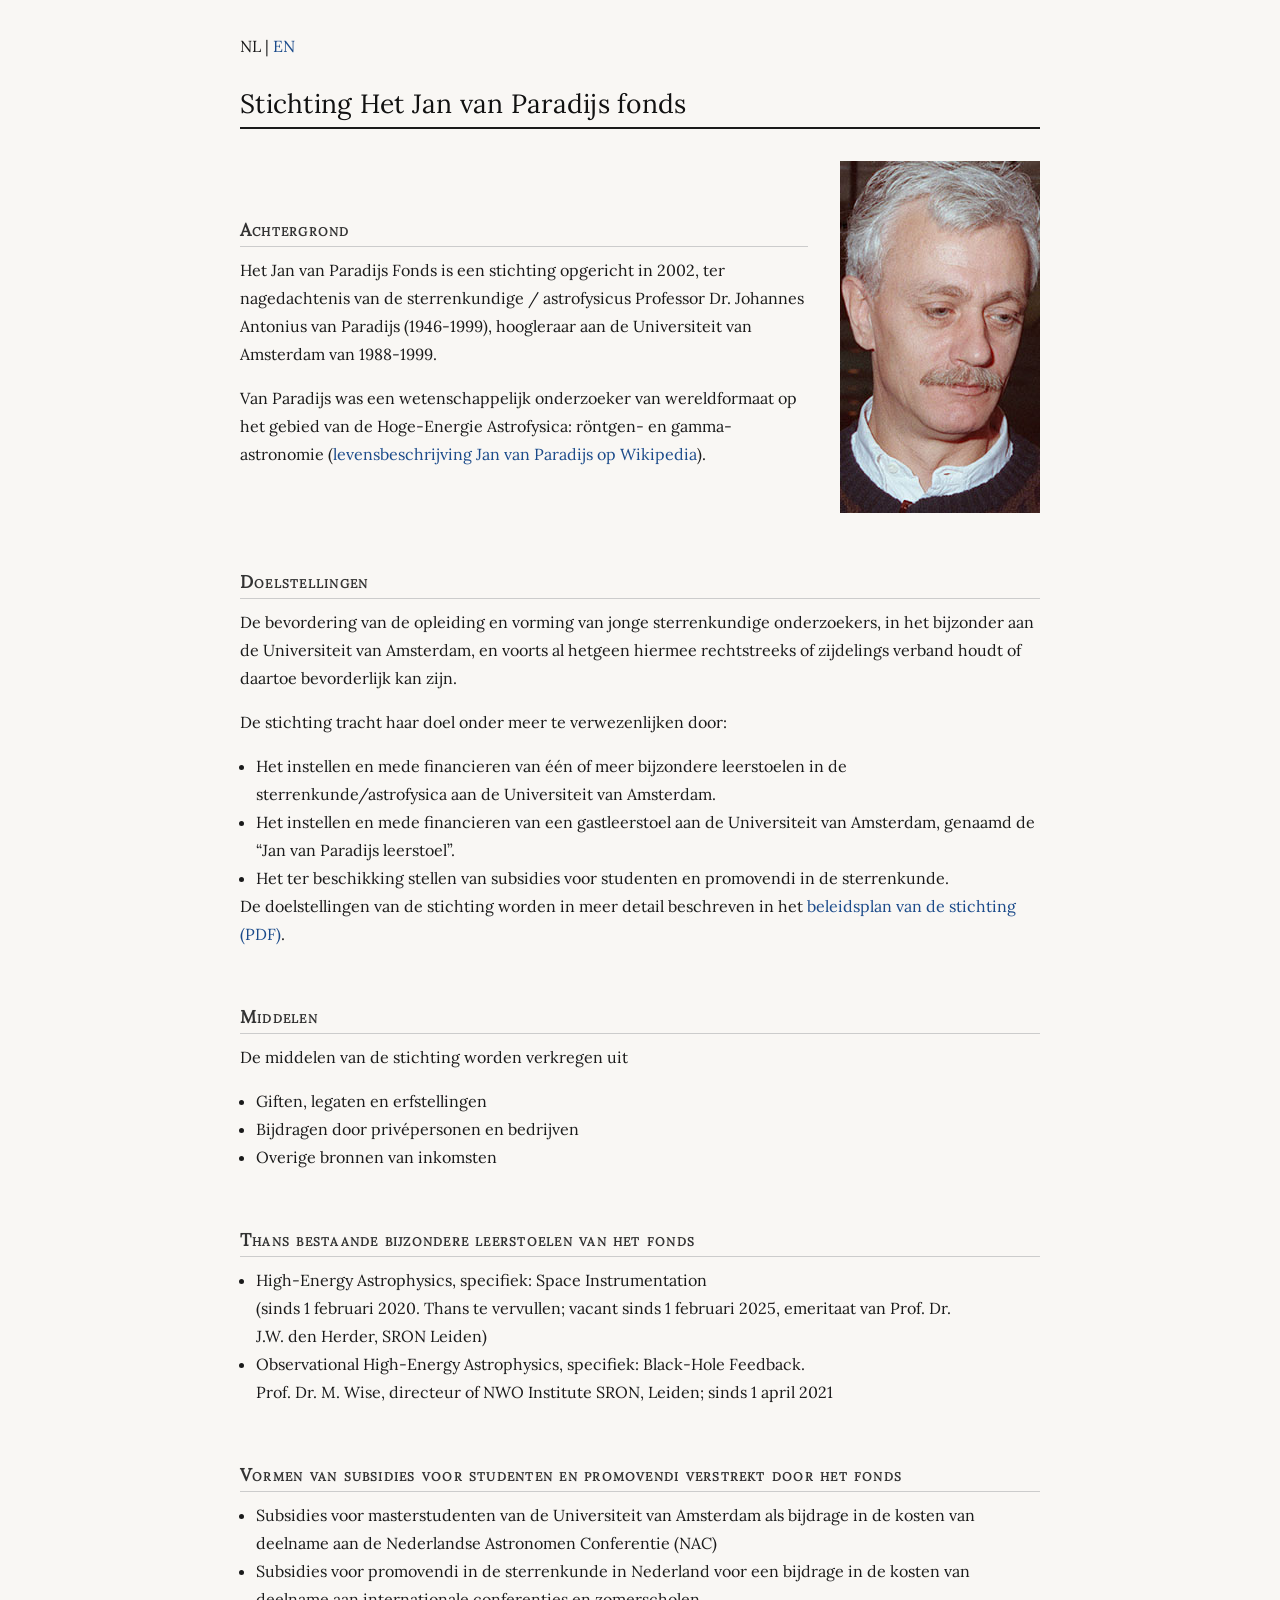
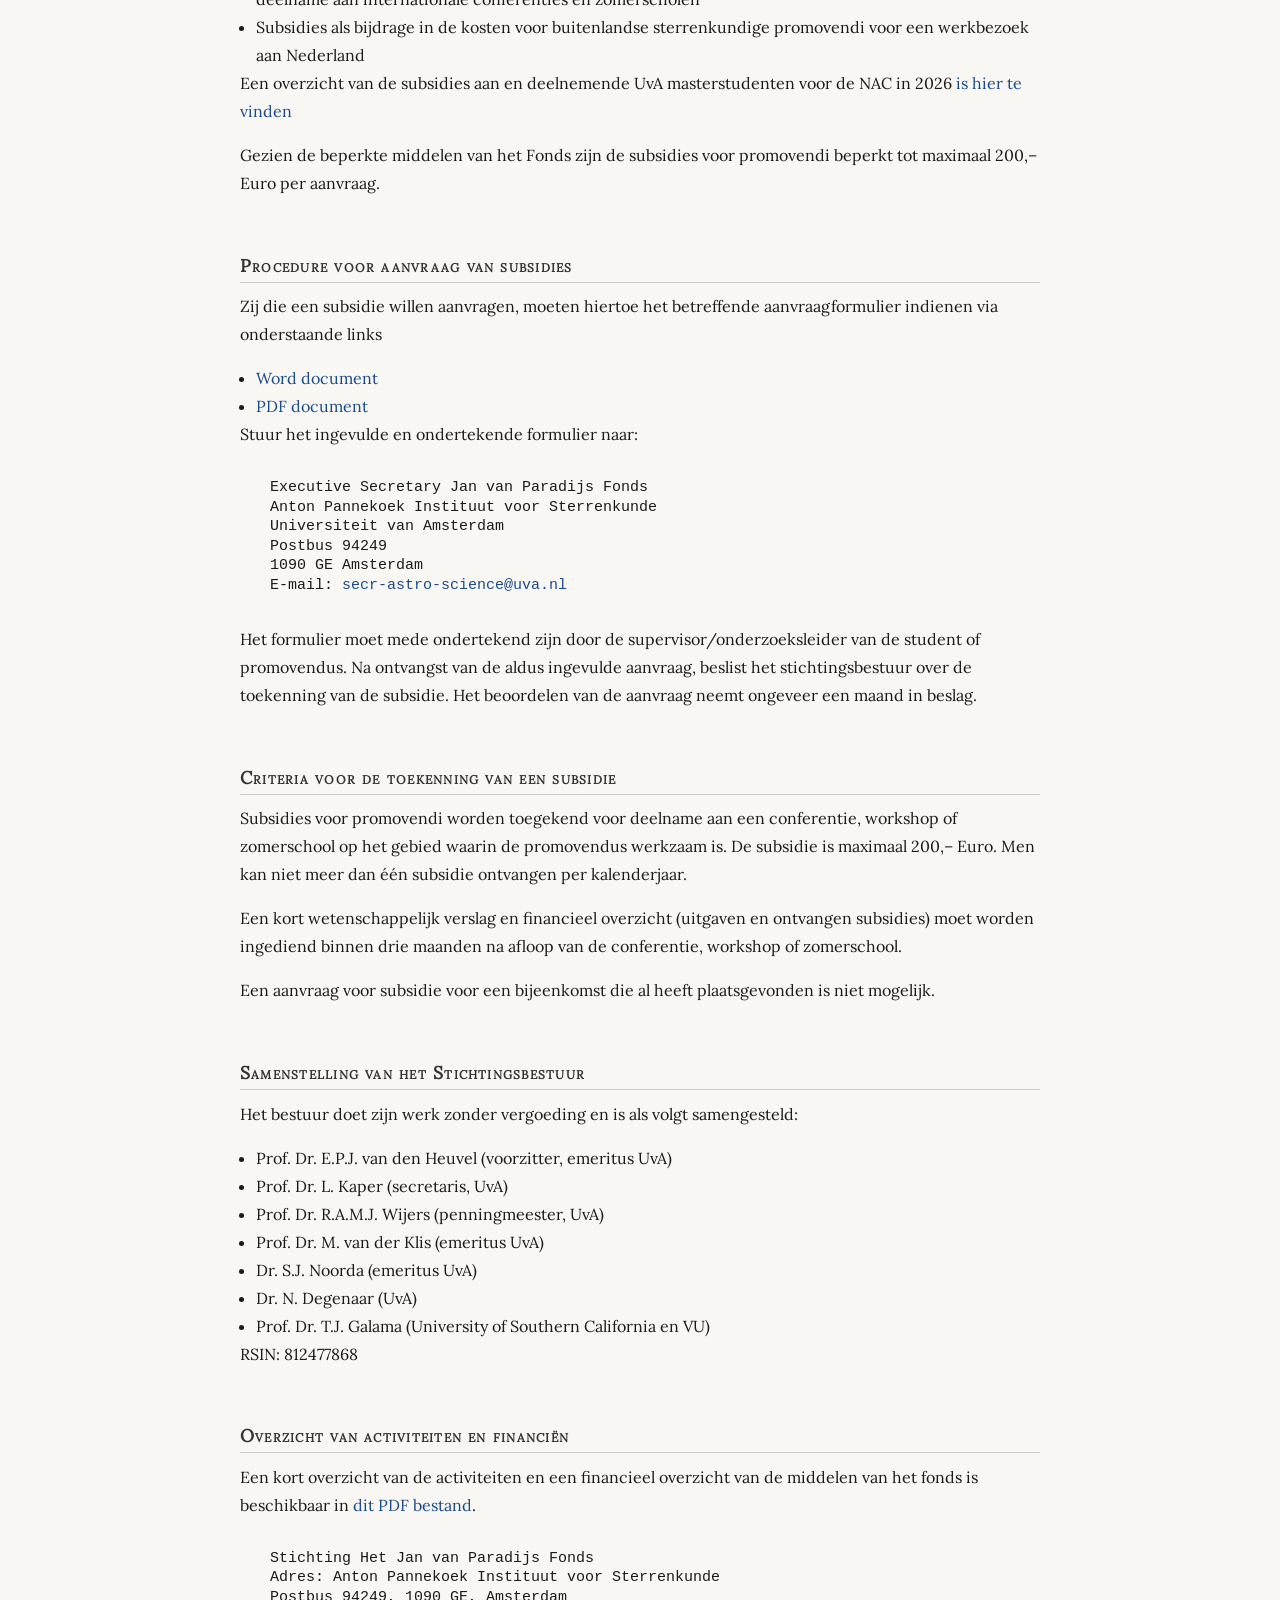
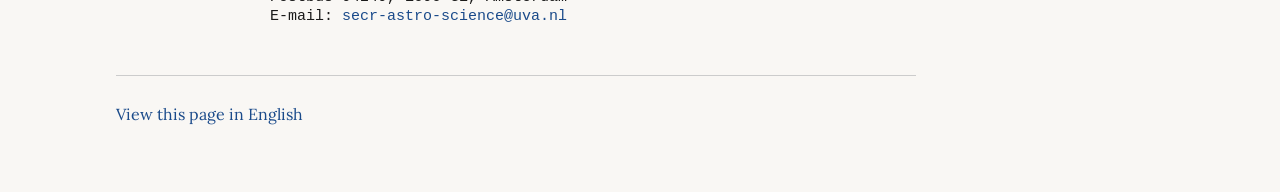
<file: index.html>
<!doctype html>
<html lang="nl">
  <head>
    <meta charset="UTF-8">
    <meta name="viewport" content="width=device-width, initial-scale=1">
    <meta name="description" content="Jan van Paradijs fonds">
    <meta name="keywords" content="Jan van Paradijs fonds, Jan van Paradijs foundation">
    <title>Stichting Het Jan van Paradijs fonds</title>
    <link rel="canonical" href="https://jvpfonds.nl">
    <link rel="icon" href="favicon.ico" type="image/x-icon">
    <link rel="stylesheet" href="index.css">
  </head>
  <body>
    <nav>
      NL | <a href="index-en.html">EN</a>
    </nav>

    <h1>Stichting Het Jan van Paradijs fonds</h1>
    <div id="intro">
      <article>
        <h2>Achtergrond</h2>
        <p>
          Het Jan van Paradijs Fonds is een stichting opgericht in 2002, ter
          nagedachtenis van de sterrenkundige / astrofysicus Professor&nbsp;Dr.
          Johannes Antonius van&nbsp;Paradijs (1946-1999), hoogleraar aan de
          Universiteit van Amsterdam van 1988-1999.
        </p>
        <p>
          Van Paradijs was een wetenschappelijk onderzoeker van wereldformaat op
          het gebied van de Hoge-Energie Astrofysica: röntgen- en
          gamma-astronomie (<a href="https://nl.wikipedia.org/wiki/Jan_van_Paradijs"
            >levensbeschrijving Jan van Paradijs op Wikipedia</a
          >).
        </p>
      </article>
      <img
        src="janvanparadijs.jpg"
        alt="Jan van Paradijs"
        width="200"
        height="352"
      >
    </div>
    <article>
      <h2>Doelstellingen</h2>
      <p>
        De bevordering van de opleiding en vorming van jonge sterrenkundige
        onderzoekers, in het bijzonder aan de Universiteit van Amsterdam, en
        voorts al hetgeen hiermee rechtstreeks of zijdelings verband houdt of
        daartoe bevorderlijk kan zijn.
      </p>
      <p>De stichting tracht haar doel onder meer te verwezenlijken door:</p>
      <ul>
        <li>
          Het instellen en mede financieren van één of meer bijzondere
          leerstoelen in de sterrenkunde/astrofysica aan de Universiteit van
          Amsterdam.
        </li>
        <li>
          Het instellen en mede financieren van een gastleerstoel aan de
          Universiteit van Amsterdam, genaamd de
          <span class="quoted">Jan van Paradijs leerstoel</span>.
        </li>
        <li>
          Het ter beschikking stellen van subsidies voor studenten en promovendi
          in de sterrenkunde.
        </li>
      </ul>
      <p>De doelstellingen van de stichting worden in meer detail beschreven in het <a href="beleidsplan-jvpfonds.pdf">beleidsplan van de stichting (PDF)</a>.</p>
    </article>
    <article>
      <h2>Middelen</h2>
      <p>De middelen van de stichting worden verkregen uit</p>
      <ul>
        <li>Giften, legaten en erfstellingen</li>
        <li>Bijdragen door privépersonen en bedrijven</li>
        <li>Overige bronnen van inkomsten</li>
      </ul>
    </article>
    <article>
      <h2>Thans bestaande bijzondere leerstoelen van het fonds</h2>
      <ul>
        <li>
          High-Energy Astrophysics, specifiek: Space Instrumentation<br>
          (sinds <span class="nobreak">1 februari 2020</span>. Thans te
          vervullen; vacant sinds <span class="nobreak">1 februari 2025</span>,
          emeritaat van Prof.&nbsp;Dr.
          <span class="nobreak">J.W. den Herder</span>, SRON Leiden)
        </li>
        <li>
          Observational High-Energy Astrophysics, specifiek: Black-Hole
          Feedback.<br>
          <span class="nobreak">Prof. Dr. M. Wise</span>, directeur of NWO
          Institute SRON, Leiden; sinds
          <span class="nobreak">1 april 2021</span>
        </li>
      </ul>
    </article>
    <article>
      <h2>
        Vormen van subsidies voor studenten en promovendi verstrekt door het
        fonds
      </h2>
      <ul>
        <li>
          Subsidies voor masterstudenten van de Universiteit van Amsterdam als
          bijdrage in de kosten van deelname aan de Nederlandse Astronomen
          Conferentie (NAC)
        </li>
        <li>
          Subsidies voor promovendi in de sterrenkunde in Nederland voor een
          bijdrage in de kosten van deelname aan internationale conferenties en
          zomerscholen
        </li>
        <li>
          Subsidies als bijdrage in de kosten voor buitenlandse sterrenkundige
          promovendi voor een werkbezoek aan Nederland
        </li>
      </ul>
      <p>Een overzicht van de subsidies aan en deelnemende UvA masterstudenten voor de NAC in 2026 <a href="nac2026.html">is hier te vinden</a><p>

      <p>
        Gezien de beperkte middelen van het Fonds zijn de subsidies voor
        promovendi beperkt tot maximaal 200,&ndash; Euro per aanvraag.
      </p>
    </article>
    <article>
      <h2>Procedure voor aanvraag van subsidies</h2>
      <p>
        Zij die een subsidie willen aanvragen, moeten hiertoe het betreffende
        aanvraagformulier indienen via onderstaande links
      </p>
      <ul>
        <li><a href="aanvraag-janvanparadijs-fonds.doc">Word document</a></li>
        <li><a href="aanvraag-janvanparadijs-fonds.pdf">PDF document</a></li>
      </ul>
      <p>Stuur het ingevulde en ondertekende formulier naar:</p>
      <address>
        Executive Secretary Jan van Paradijs Fonds<br>
        Anton Pannekoek Instituut voor Sterrenkunde<br>
        Universiteit van Amsterdam<br>
        Postbus 94249<br>
        1090 GE Amsterdam<br>
        E-mail: <a href="mailto:secr-astro-science@uva.nl">secr-astro-science@uva.nl</a
        ><br>
      </address>

      <p>
        Het formulier moet mede ondertekend zijn door de
        supervisor/onderzoeksleider van de student of promovendus. Na ontvangst
        van de aldus ingevulde aanvraag, beslist het stichtingsbestuur over de
        toekenning van de subsidie. Het beoordelen van de aanvraag neemt
        ongeveer een maand in beslag.
      </p>
    </article>
    <article>
      <h2>Criteria voor de toekenning van een subsidie</h2>
      <p>
        Subsidies voor promovendi worden toegekend voor deelname aan een
        conferentie, workshop of zomerschool op het gebied waarin de promovendus
        werkzaam is. De subsidie is maximaal 200,&ndash; Euro. Men kan niet meer
        dan één subsidie ontvangen per kalenderjaar.
      </p>
      <p>
        Een kort wetenschappelijk verslag en financieel overzicht (uitgaven en
        ontvangen subsidies) moet worden ingediend binnen drie maanden na afloop
        van de conferentie, workshop of zomerschool.
      </p>
      <p>
        Een aanvraag voor subsidie voor een bijeenkomst die al heeft
        plaatsgevonden is niet mogelijk.
      </p>
    </article>
    <article>
      <h2>Samenstelling van het Stichtingsbestuur</h2>
      <p>
        Het bestuur doet zijn werk zonder vergoeding en is als volgt
        samengesteld:
      </p>
      <ul>
        <li>Prof. Dr. E.P.J. van den Heuvel (voorzitter, emeritus UvA)</li>
        <li>Prof. Dr. L. Kaper (secretaris, UvA)</li>
        <li>Prof. Dr. R.A.M.J. Wijers (penningmeester, UvA)</li>
        <li>Prof. Dr. M. van der Klis (emeritus UvA)</li>
        <li>Dr. S.J. Noorda (emeritus UvA)</li>
        <li>Dr. N. Degenaar (UvA)</li>
        <li>Prof. Dr. T.J. Galama (University of Southern California en VU)</li>
      </ul>
      <span
        class="tooltip"
        title="Rechtspersonen en Samenwerkingsverbanden Informatienummer"
        >RSIN: </span>812477868<br>

    </article>
    <article>
      <h2>Overzicht van activiteiten en financiën</h2>
      <p>
        Een kort overzicht van de activiteiten en een financieel overzicht van
        de middelen van het fonds is beschikbaar in <a href="JvP_Fonds_Verslag_activiteiten_en_financien_van_1-1-2021_tot_16-4-2026.pdf">dit PDF bestand</a>.
      </p>
    </article>
    <article>
      <address>
        Stichting Het Jan van Paradijs Fonds<br>
        Adres: Anton Pannekoek Instituut voor Sterrenkunde<br>
	Postbus 94249, 1090 GE, Amsterdam<br>
        E-mail: <a href="mailto:secr-astro-science@uva.nl">secr-astro-science@uva.nl</a><br>
      </address>
    </article>
    <hr>
    <a href="index-en.html">View this page in English</a>
  </body>
</html>
</file>
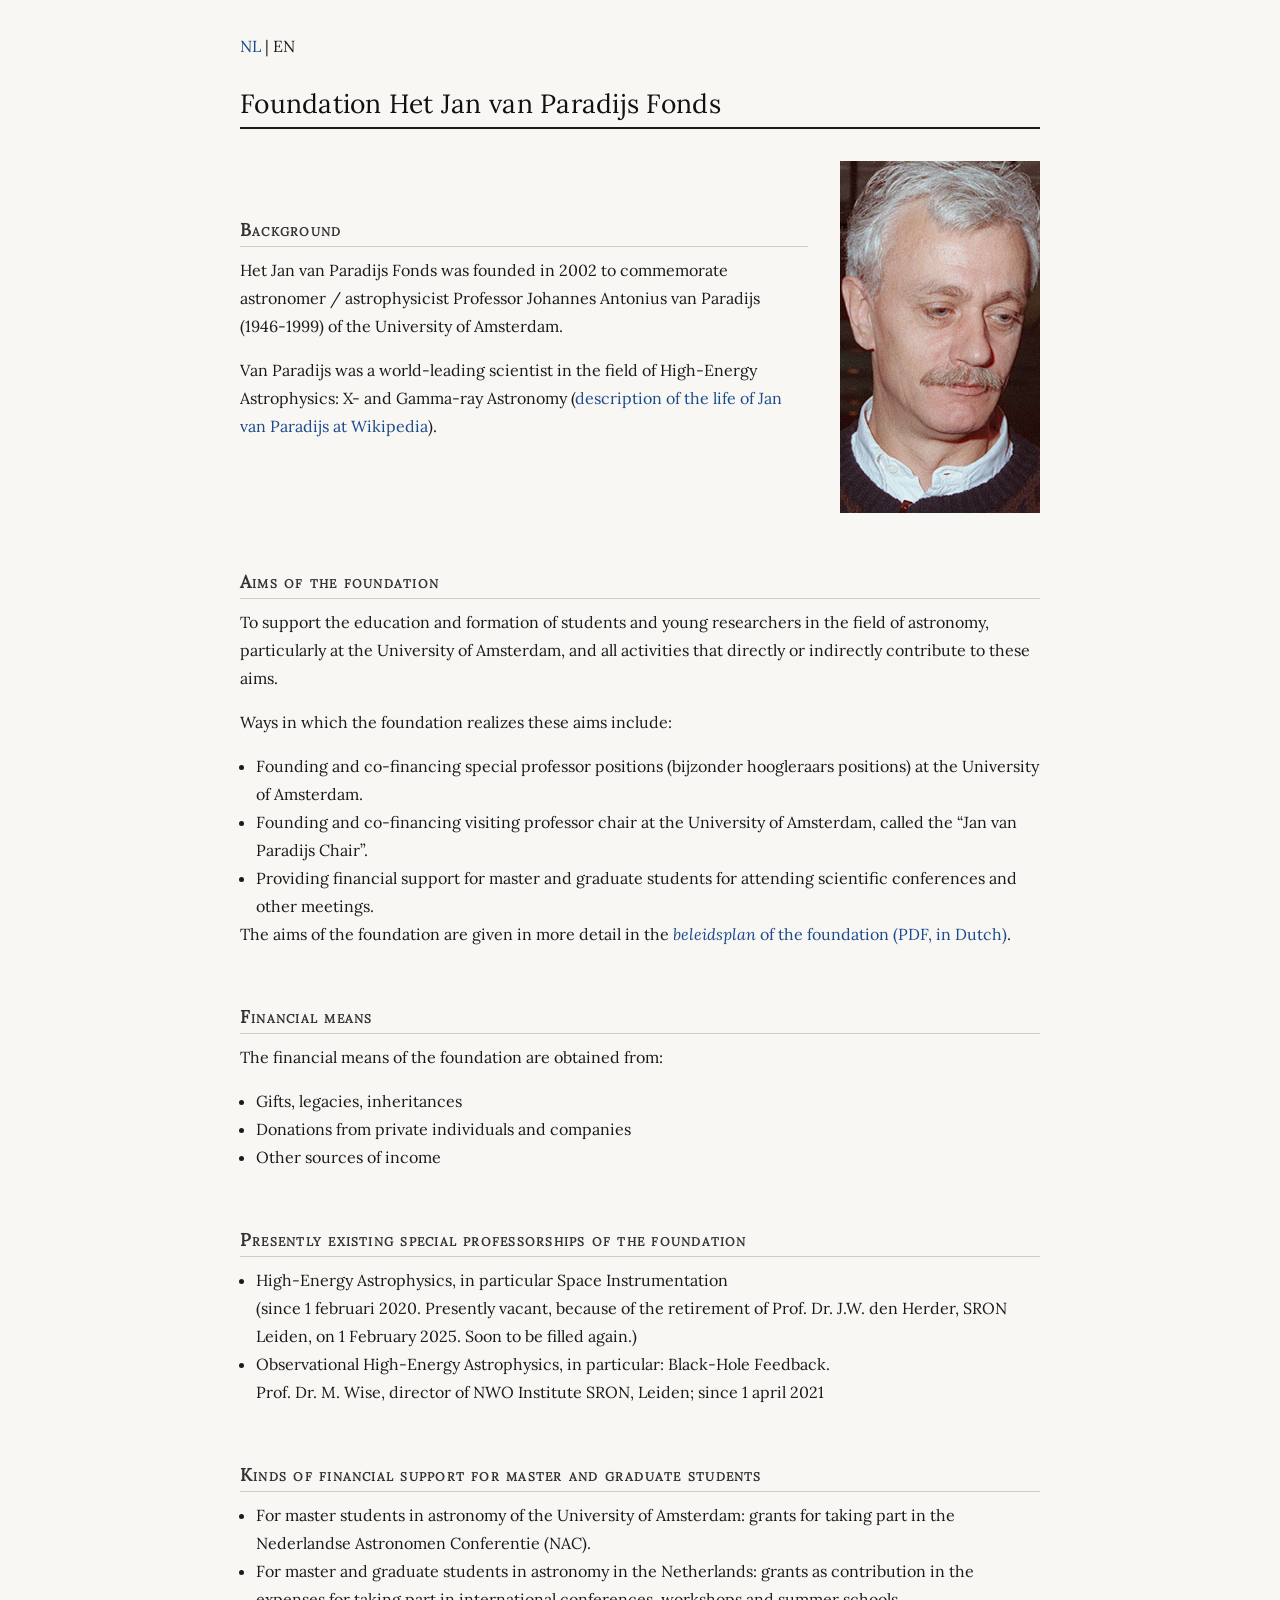
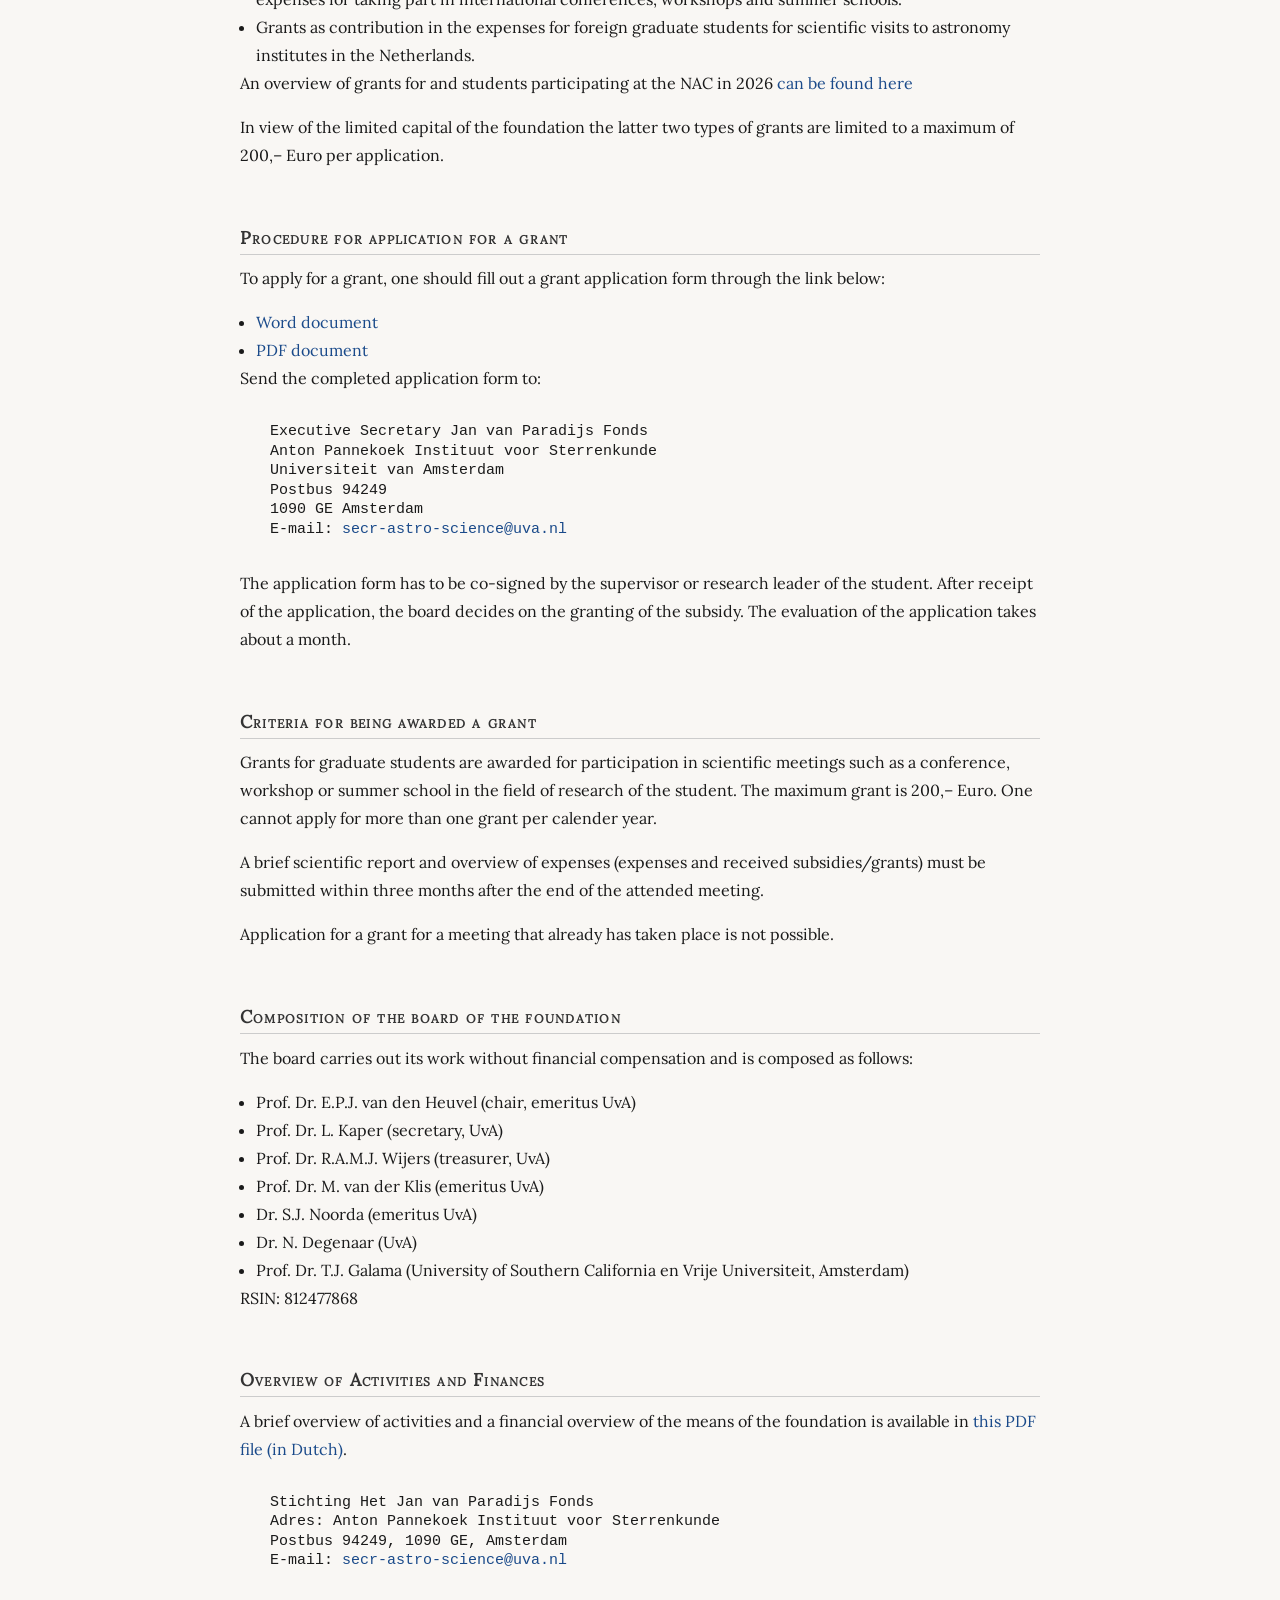
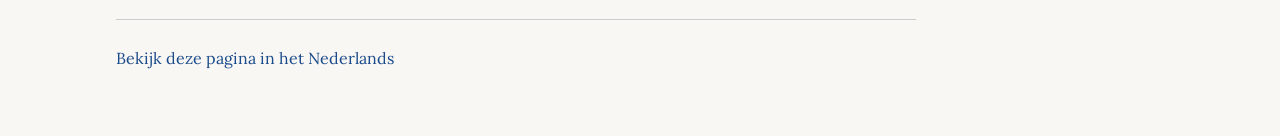
<file: index-en.html>
<!doctype html>
<html lang="nl">
  <head>
    <meta charset="UTF-8">
    <meta name="viewport" content="width=device-width, initial-scale=1">
    <meta name="description" content="Jan van Paradijs foundation">
    <title>Foundation Het Jan van Paradijs fonds</title>
    <link rel="canonical" href="https://jvpfonds.nl/index-en.html">
    <link rel="icon" href="favicon.ico" type="image/x-icon">
    <link rel="stylesheet" href="index.css">
  </head>
  <body>
    <nav>
      <a href="index.html">NL</a> | EN
    </nav>

    <h1>Foundation Het Jan van Paradijs Fonds</h1>
    <div id="intro">
      <article>
        <h2>Background</h2>
        <p>
          Het Jan van Paradijs Fonds was
          founded in 2002 to commemorate <span class="nobreak">astronomer / astrophysicist</span>
          <span class="nobreak">Professor Johannes Antonius van&nbsp;Paradijs</span> (1946-1999) of
          the University of Amsterdam.
        </p>
        <p>
	  Van Paradijs was a world-leading scientist in the field of
	  High-Energy Astrophysics: X- and Gamma-ray Astronomy
	  (<a href="https://en.wikipedia.org/wiki/Jan_van_Paradijs">description
	  of the life of Jan van Paradijs at Wikipedia</a>).
        </p>
      </article>
      <img
        src="janvanparadijs.jpg"
        alt="Jan van Paradijs"
        width="200"
        height="352"
     >
    </div>
    <article>
      <h2>Aims of the foundation</h2>
      <p>
	To support the education and formation of students and young
	researchers in the field of astronomy, particularly at the
	University of Amsterdam, and all activities that directly or
	indirectly contribute to these aims.
      </p>
      <p>Ways in which the foundation realizes these aims include:</p>
      <ul>
        <li>
	  Founding and co-financing special professor positions (bijzonder hoogleraars positions) at the University of Amsterdam.
        </li>
        <li>
	  Founding and co-financing visiting professor chair at the University of Amsterdam, called the <span class="quoted">Jan van Paradijs Chair</span>.        </li>
        <li>
	  Providing financial support for master and graduate students for attending scientific conferences and other meetings.
        </li>
      </ul>
      <p>The aims of the foundation are given in more detail in the <a href="beleidsplan-jvpfonds.pdf"><i>beleidsplan</i> of the foundation (PDF, in Dutch)</a>.</p>
    </article>
    <article>
      <h2>Financial means</h2>
      <p>The financial means of the foundation are obtained from:</p>
      <ul>
        <li>Gifts, legacies, inheritances</li>
        <li>Donations from private individuals and companies</li>
        <li>Other sources of income</li>
      </ul>
    </article>
    <article>
      <h2>Presently existing special professorships of the foundation</h2>
      <ul>
        <li>
          High-Energy Astrophysics, in particular Space Instrumentation<br>
          (since <span class="nobreak">1 februari 2020</span>. Presently vacant, because of the
          retirement of Prof.&nbsp;Dr.
          <span class="nobreak">J.W. den Herder</span>, SRON Leiden, on 1 February 2025. Soon to be filled again.)
        </li>
        <li>
          Observational High-Energy Astrophysics, in particular: Black-Hole
          Feedback.<br>
          <span class="nobreak">Prof. Dr. M. Wise</span>, director of NWO
          Institute SRON, Leiden; since
          <span class="nobreak">1 april 2021</span>
        </li>
      </ul>
    </article>
    <article>
      <h2>Kinds of financial support for master and graduate students</h2>
      <ul>
        <li>
	  For master students in astronomy of the University of Amsterdam: grants for taking part in the Nederlandse Astronomen Conferentie (NAC).
        </li>
        <li>
	  For master and graduate students in astronomy in the Netherlands: grants as contribution in the expenses for taking part in international conferences, workshops and summer schools.
        </li>
        <li>
	  Grants as contribution in the expenses for foreign graduate students for scientific visits to astronomy institutes in the Netherlands.
        </li>
      </ul>

      <p>An overview of grants for and students participating at the NAC in 2026 <a href="nac2026-en.html">can be found here</a></p>

      <p>
	In view of the limited capital of the foundation the latter two types of grants are limited to a maximum of 200,&ndash; Euro per application.
      </p>
    </article>
    <article>
      <h2>Procedure for application for a grant</h2>
      <p>
	To apply for a grant, one should fill out a grant application form through the link below:
      </p>
      <ul>
        <li><a href="application-janvanparadijs-fonds.doc">Word document</a></li>
        <li><a href="application-janvanparadijs-fonds.pdf">PDF document</a></li>
      </ul>
      <p>Send the completed application form to:</p>
      <address>
        Executive Secretary Jan van Paradijs Fonds<br>
        Anton Pannekoek Instituut voor Sterrenkunde<br>
        Universiteit van Amsterdam<br>
        Postbus 94249<br>
        1090 GE Amsterdam<br>
        E-mail: <a href="mailto:secr-astro-science@uva.nl">secr-astro-science@uva.nl</a
        ><br>
      </address>
      <p>
	The application form has to be co-signed by the supervisor or
	research leader of the student. After receipt of the
	application, the board decides on the granting of the
	subsidy. The evaluation of the application takes about a
	month.
      </p>

    </article>
    <article>
      <h2>Criteria for being awarded a grant</h2>
      <p>
	Grants for graduate students are awarded for participation in scientific meetings such as a conference, workshop or summer school in the field of research of the student. The maximum grant is 200,&ndash; Euro. One cannot apply for more than one grant per calender year.
      </p>
      <p>
	A brief scientific report and overview of expenses (expenses and received subsidies/grants) must be submitted within three months after the end of the attended meeting.
      </p>
      <p>
	Application for a grant for a meeting that already has taken place is not possible.
      </p>
    </article>
    <article>
      <h2>Composition of the board of the foundation</h2>
      <p>
	The board carries out its work without financial compensation and is composed as follows:
      </p>
      <ul>
        <li>Prof. Dr. E.P.J. van den Heuvel (chair, emeritus UvA)</li>
        <li>Prof. Dr. L. Kaper (secretary, UvA)</li>
        <li>Prof. Dr. R.A.M.J. Wijers (treasurer, UvA)</li>
        <li>Prof. Dr. M. van der Klis (emeritus UvA)</li>
        <li>Dr. S.J. Noorda (emeritus UvA)</li>
        <li>Dr. N. Degenaar (UvA)</li>
        <li>Prof. Dr. T.J. Galama (University of Southern California en Vrije Universiteit, Amsterdam)</li>
      </ul>
      <span
        class="tooltip"
        title="Rechtspersonen en Samenwerkingsverbanden Informatienummer"
        >RSIN: </span>812477868<br>
    </article>
    <article>
      <h2>Overview of Activities and Finances</h2>
      <p>
	A brief overview of activities and a financial overview of the means of the foundation is available in <a href="JvP_Fonds_Verslag_activiteiten_en_financien_van_1-1-2021_tot_16-4-2026.pdf">this PDF file (in Dutch)</a>.
      </p>
    </article>
    <article>
      <address>
        Stichting Het Jan van Paradijs Fonds<br>
        Adres: Anton Pannekoek Instituut voor Sterrenkunde<br>
	Postbus 94249, 1090 GE, Amsterdam<br>
        E-mail: <a href="mailto:secr-astro-science@uva.nl">secr-astro-science@uva.nl</a><br>
      </address>
    </article>
    <hr>
    <a href="index.html">Bekijk deze pagina in het Nederlands</a>
  </body>
</html>
</file>
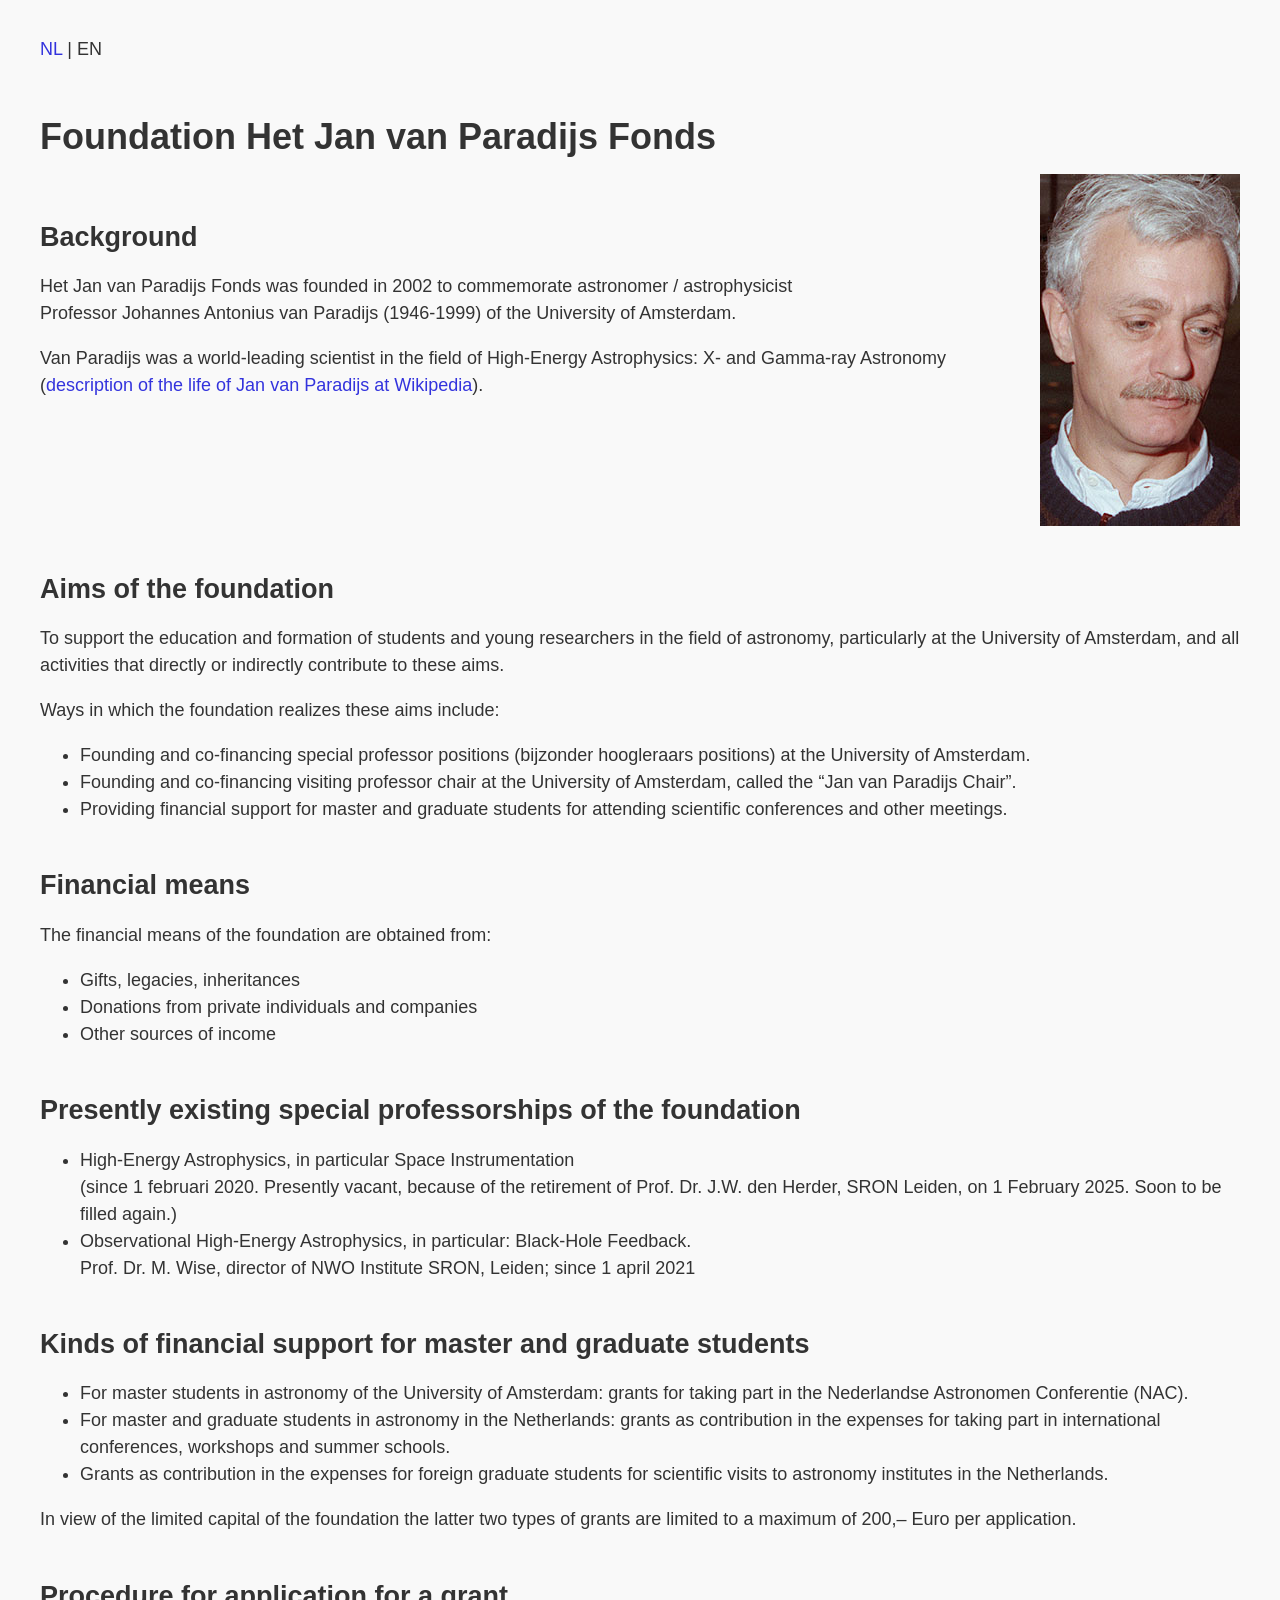
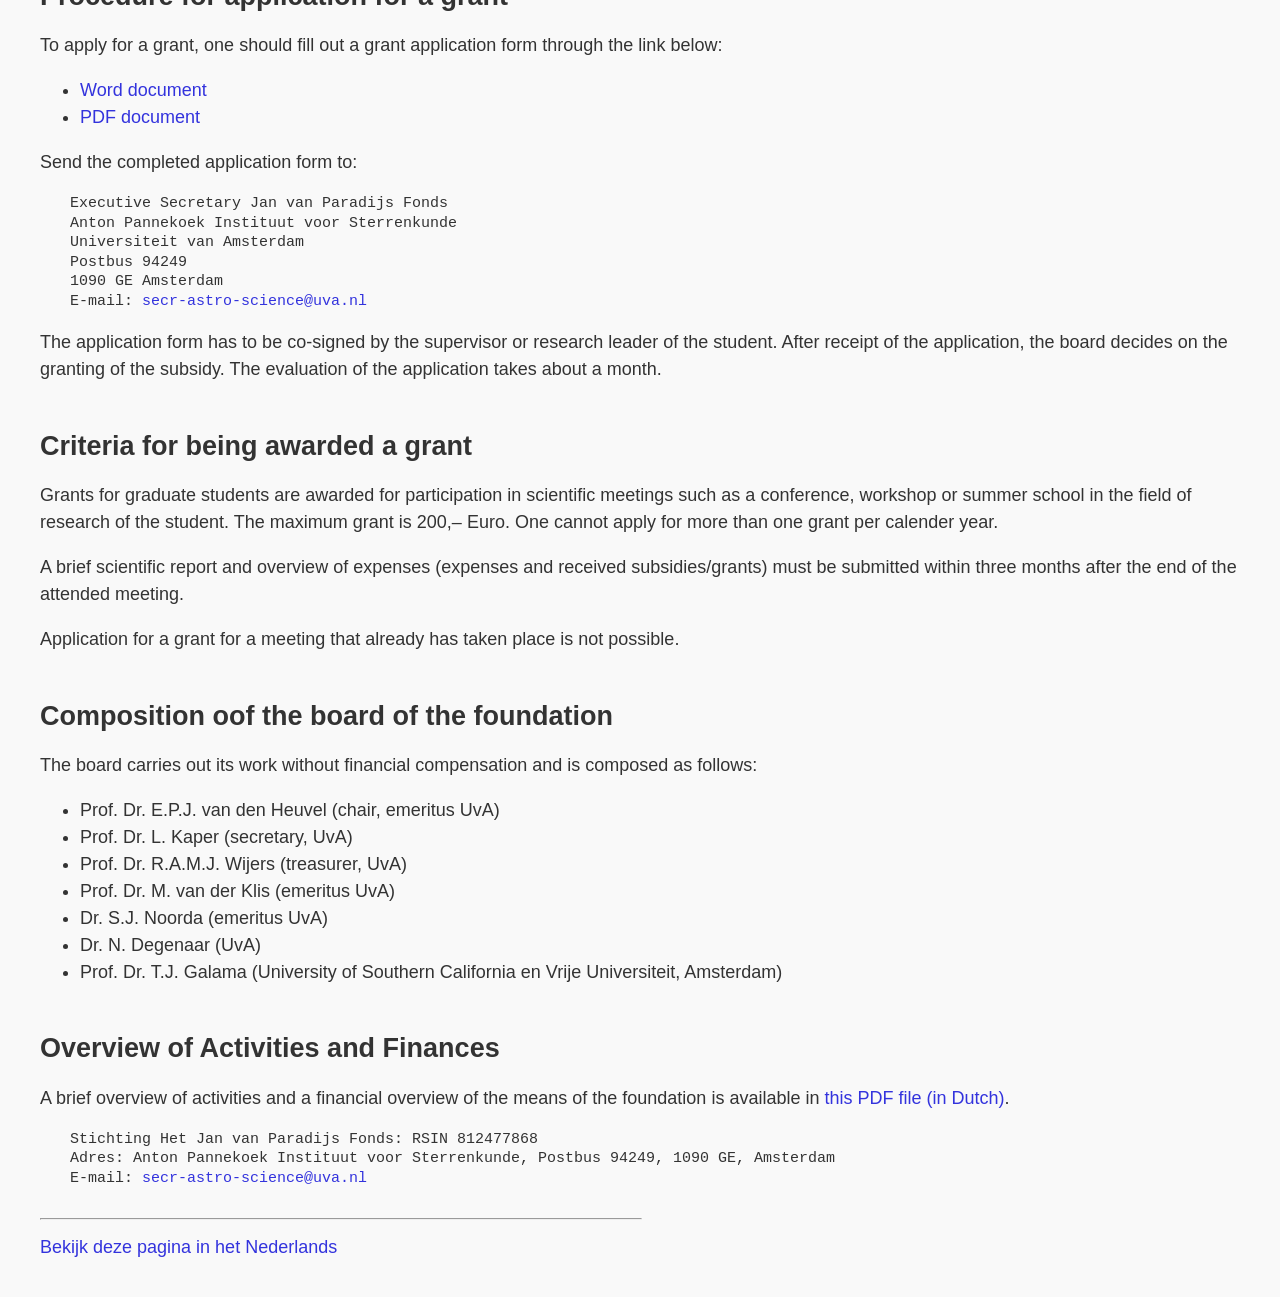
<file: jvp-en.html>
<!doctype html>
<html lang="nl">
  <head>
    <meta charset="UTF-8" />
    <meta name="viewport" content="width=device-width, initial-scale=1" />
    <title>Foundation Het Jan van Paradijs fonds</title>
    <link rel="icon" href="favicon.ico" type="image/x-icon" />
    <link rel="stylesheet" href="jvp.css" />
  </head>
  <body>
    <nav>
      <a href="jvp.html">NL</a> | EN
    </nav>

    <h1>Foundation Het Jan van Paradijs Fonds</h1>
    <div id="intro">
      <article>
        <h2>Background</h2>
        <p>
          Het Jan van Paradijs Fonds was
          founded in 2002 to commemorate <span class="nobreak">astronomer / astrophysicist</span>
          <span class="nobreak">Professor Johannes Antonius van&nbsp;Paradijs</span> (1946-1999) of
          the University of Amsterdam.
        </p>
        <p>
	  Van Paradijs was a world-leading scientist in the field of
	  High-Energy Astrophysics: X- and Gamma-ray Astronomy
	  (<a href="https://en.wikipedia.org/wiki/Jan_van_Paradijs">description
	  of the life of Jan van Paradijs at Wikipedia</a>).
        </p>
      </article>
      <img
        src="janvanparadijs.jpg"
        alt="Jan van Paradijs"
        width="200"
        height="352"
      />
    </div>
    <article>
      <h2>Aims of the foundation</h2>
      <p>
	To support the education and formation of students and young
	researchers in the field of astronomy, particularly at the
	University of Amsterdam, and all activities that directly or
	indirectly contribute to these aims.
      </p>
      <p>Ways in which the foundation realizes these aims include:</p>
      <ul>
        <li>
	  Founding and co-financing special professor positions (bijzonder hoogleraars positions) at the University of Amsterdam.
        </li>
        <li>
	  Founding and co-financing visiting professor chair at the University of Amsterdam, called the <span class="quoted">Jan van Paradijs Chair</span>.        </li>
        <li>
	  Providing financial support for master and graduate students for attending scientific conferences and other meetings.
        </li>
      </ul>
    </article>
    <article>
      <h2>Financial means</h2>
      <p>The financial means of the foundation are obtained from:</p>
      <ul>
        <li>Gifts, legacies, inheritances</li>
        <li>Donations from private individuals and companies</li>
        <li>Other sources of income</li>
      </ul>
    </article>
    <article>
      <h2>Presently existing special professorships of the foundation</h2>
      <ul>
        <li>
          High-Energy Astrophysics, in particular Space Instrumentation<br />
          (since <span class="nobreak">1 februari 2020</span>. Presently vacant, because of the
          retirement of Prof.&nbsp;Dr.
          <span class="nobreak">J.W. den Herder</span>, SRON Leiden, on 1 February 2025. Soon to be filled again.)
        </li>
        <li>
          Observational High-Energy Astrophysics, in particular: Black-Hole
          Feedback.<br />
          <span class="nobreak">Prof. Dr. M. Wise</span>, director of NWO
          Institute SRON, Leiden; since
          <span class="nobreak">1 april 2021</span>
        </li>
      </ul>
    </article>
    <article>
      <h2>Kinds of financial support for master and graduate students</h2>
      <ul>
        <li>
	  For master students in astronomy of the University of Amsterdam: grants for taking part in the Nederlandse Astronomen Conferentie (NAC).
        </li>
        <li>
	  For master and graduate students in astronomy in the Netherlands: grants as contribution in the expenses for taking part in international conferences, workshops and summer schools.
        </li>
        <li>
	  Grants as contribution in the expenses for foreign graduate students for scientific visits to astronomy institutes in the Netherlands.
        </li>
      </ul>

      <p>
	In view of the limited capital of the foundation the latter two types of grants are limited to a maximum of 200,&ndash; Euro per application.
      </p>
    </article>
    <article>
      <h2>Procedure for application for a grant</h2>
      <p>
	To apply for a grant, one should fill out a grant application form through the link below:
      </p>
      <ul>
        <li><a href="application-janvanparadijs-fonds.doc">Word document</a></li>
        <li><a href="application-janvanparadijs-fonds.pdf">PDF document</a></li>
      </ul>
      <p>Send the completed application form to:</p>
      <address>
        Executive Secretary Jan van Paradijs Fonds<br />
        Anton Pannekoek Instituut voor Sterrenkunde<br />
        Universiteit van Amsterdam<br />
        Postbus 94249<br />
        1090 GE Amsterdam<br />
        E-mail: <a href="mailto:secr-astro-science@uva.nl">secr-astro-science@uva.nl</a
        ><br />
      </address>
      <p>
	The application form has to be co-signed by the supervisor or
	research leader of the student. After receipt of the
	application, the board decides on the granting of the
	subsidy. The evaluation of the application takes about a
	month.
      </p>

    </article>
    <article>
      <h2>Criteria for being awarded a grant</h2>
      <p>
	Grants for graduate students are awarded for participation in scientific meetings such as a conference, workshop or summer school in the field of research of the student. The maximum grant is 200,&ndash; Euro. One cannot apply for more than one grant per calender year.
      </p>
      <p>
	A brief scientific report and overview of expenses (expenses and received subsidies/grants) must be submitted within three months after the end of the attended meeting.
      </p>
      <p>
	Application for a grant for a meeting that already has taken place is not possible.
      </p>
    </article>
    <article>
      <h2>Composition oof the board of the foundation</h2>
      <p>
	The board carries out its work without financial compensation and is composed as follows:
      </p>
      <ul>
        <li>Prof. Dr. E.P.J. van den Heuvel (chair, emeritus UvA)</li>
        <li>Prof. Dr. L. Kaper (secretary, UvA)</li>
        <li>Prof. Dr. R.A.M.J. Wijers (treasurer, UvA)</li>
        <li>Prof. Dr. M. van der Klis (emeritus UvA)</li>
        <li>Dr. S.J. Noorda (emeritus UvA)</li>
        <li>Dr. N. Degenaar (UvA)</li>
        <li>Prof. Dr. T.J. Galama (University of Southern California en Vrije Universiteit, Amsterdam)</li>
      </ul>
    </article>
    <article>
      <h2>Overview of Activities and Finances</h2>
      <p>
	A brief overview of activities and a financial overview of the means of the foundation is available in <a href="JvP_Fonds_Verslag_activiteiten_en_financien_van_1-1-2021_tot_16-4-2026.pdf">this PDF file (in Dutch)</a>.
      </p>
    </article>
    <article>
      <address>
        Stichting Het Jan van Paradijs Fonds:
        <span
          class="tooltip"
          title="Rechtspersonen en Samenwerkingsverbanden Informatienummer"
          >RSIN</span
        >
        812477868<br />
        Adres: Anton Pannekoek Instituut voor Sterrenkunde, Postbus 94249, 1090
        GE, Amsterdam<br />
        E-mail: <a href="mailto:secr-astro-science@uva.nl">secr-astro-science@uva.nl</a
        ><br />
      </address>
    </article>
    <hr>
    <a href="jvp.html">Bekijk deze pagina in het Nederlands</a>
  </body>
</html>
</file>
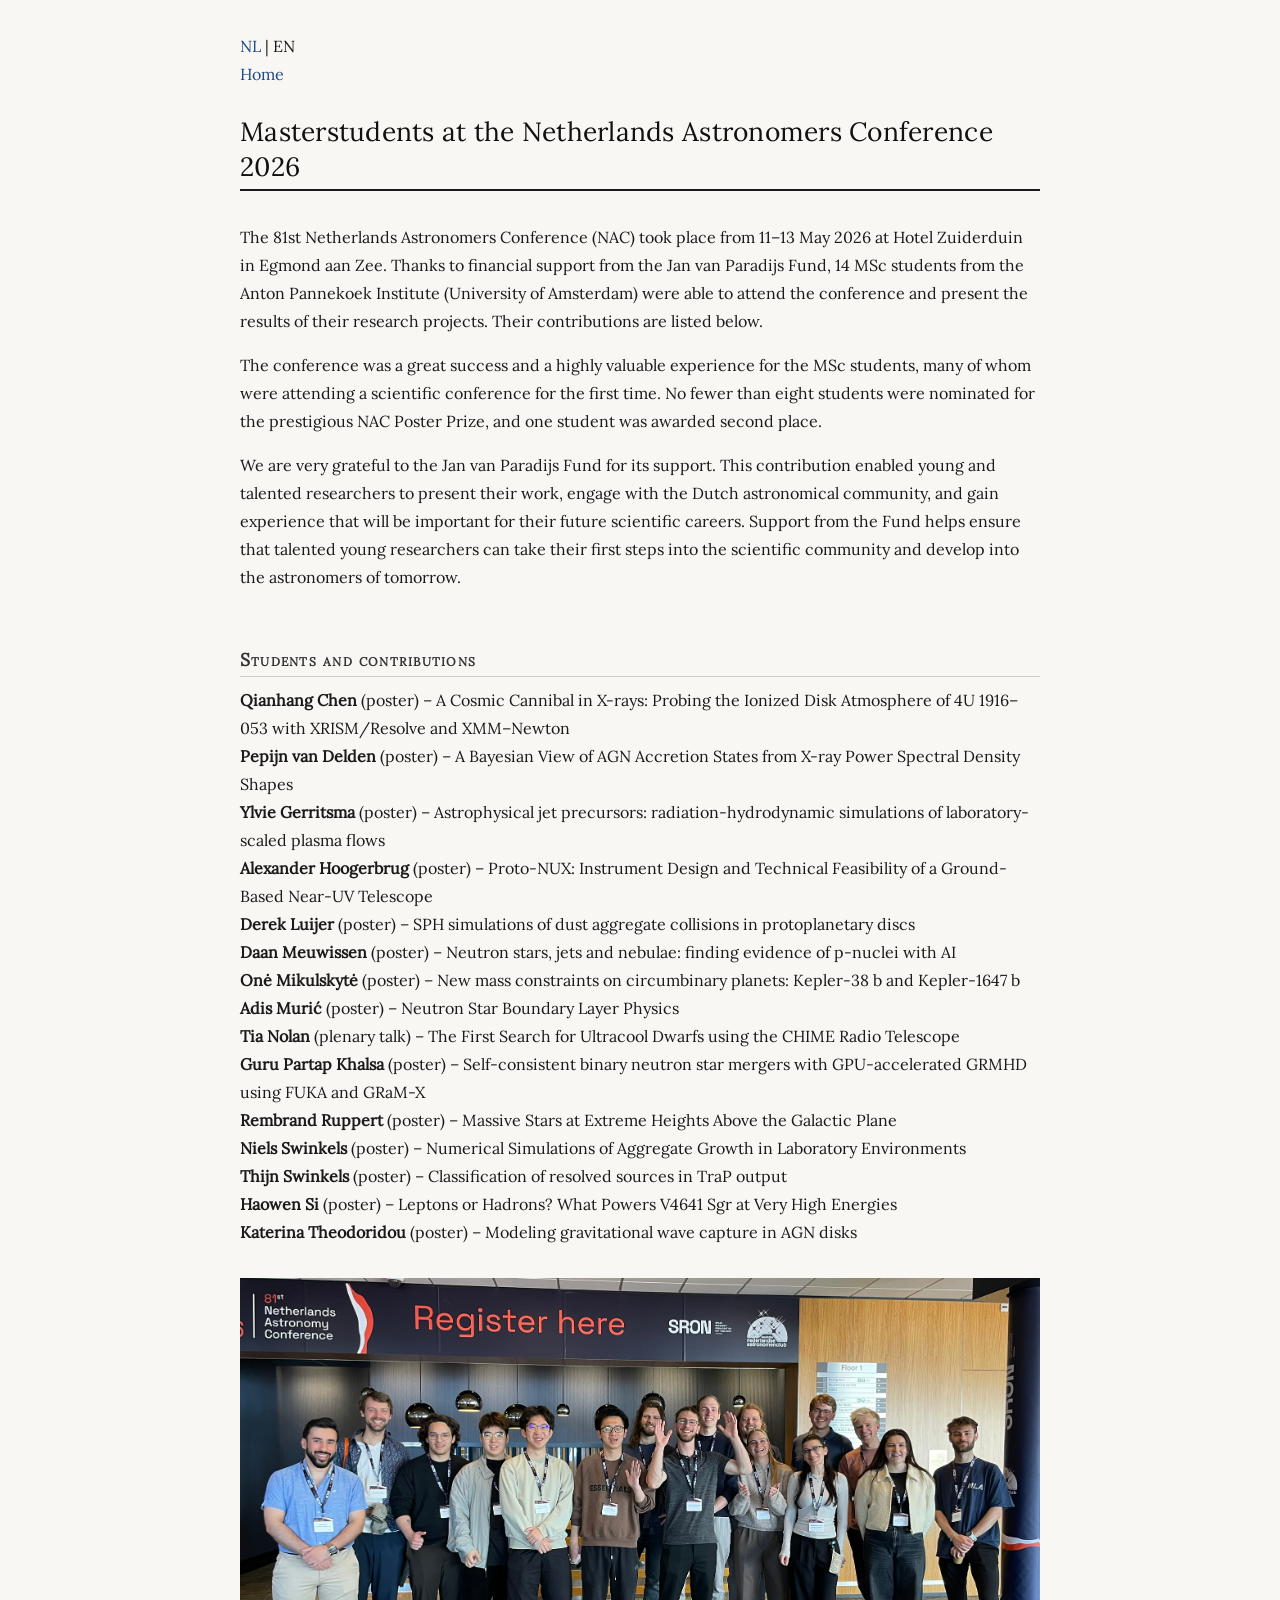
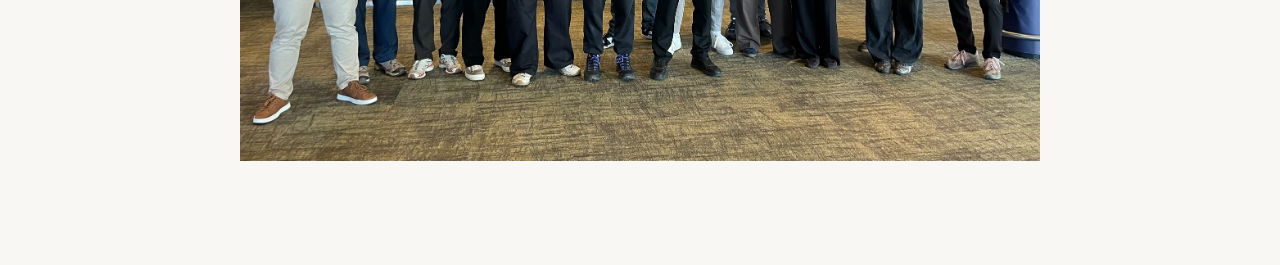
<file: nac2026-en.html>
<!doctype html>
<html lang="en">
  <head>
    <meta charset="UTF-8">
    <meta name="viewport" content="width=device-width, initial-scale=1">
    <meta name="description" content="Jan van Paradijs fonds">
    <meta name="keywords" content="Jan van Paradijs fonds, Jan van Paradijs foundation">
    <title>Stichting Het Jan van Paradijs fonds</title>
    <link rel="canonical" href="https://jvpfonds.nl">
    <link rel="icon" href="favicon.ico" type="image/x-icon">
    <link rel="stylesheet" href="index.css">
  </head>
  <body>
    <nav>
      <a href="nac2026.html">NL</a> | EN<br>
      <a href="index-en.html">Home</a>
    </nav>

    <article>
      <h1>Masterstudents at the Netherlands Astronomers Conference 2026</h1>

      <p>The 81st Netherlands Astronomers Conference (NAC) took place from 11–13 May 2026 at Hotel Zuiderduin in Egmond aan Zee. Thanks to financial support from the Jan van Paradijs Fund, 14 MSc students from the Anton Pannekoek Institute (University of Amsterdam) were able to attend the conference and present the results of their research projects. Their contributions are listed below.</p>

      <p>The conference was a great success and a highly valuable experience for the MSc students, many of whom were attending a scientific conference for the first time. No fewer than eight students were nominated for the prestigious NAC Poster Prize, and one student was awarded second place.</p>

      <p>We are very grateful to the Jan van Paradijs Fund for its support. This contribution enabled young and talented researchers to present their work, engage with the Dutch astronomical community, and gain experience that will be important for their future scientific careers. Support from the Fund helps ensure that talented young researchers can take their first steps into the scientific community and develop into the astronomers of tomorrow.</p>

      <h2>Students and contributions</h2>

      <dl>
	<dt><span class="name">Qianhang Chen</span><span class="presentation">poster</span></dt>
	<dd>A Cosmic Cannibal in X-rays: Probing the Ionized Disk Atmosphere of 4U 1916–053 with XRISM/Resolve and XMM–Newton</dd>

	<dt><span class="name">Pepijn van Delden</span><span class="presentation">poster</span></dt>
	<dd>A Bayesian View of AGN Accretion States from X-ray Power Spectral Density Shapes</dd>

	<dt><span class="name">Ylvie Gerritsma</span><span class="presentation">poster</span></dt>
	<dd>Astrophysical jet precursors: radiation-hydrodynamic simulations of laboratory-scaled plasma flows</dd>

	<dt><span class="name">Alexander Hoogerbrug</span><span class="presentation">poster</span></dt>
	<dd>Proto-NUX: Instrument Design and Technical Feasibility of a Ground-Based Near-UV Telescope</dd>

	<dt><span class="name">Derek Luijer</span><span class="presentation">poster</span></dt>
	<dd>SPH simulations of dust aggregate collisions in protoplanetary discs</dd>

	<dt><span class="name">Daan Meuwissen</span><span class="presentation">poster</span></dt>
	<dd>Neutron stars, jets and nebulae: finding evidence of p-nuclei with AI</dd>

	<dt><span class="name">Onė Mikulskytė</span><span class="presentation">poster</span></dt>
	<dd>New mass constraints on circumbinary planets: Kepler-38 b and Kepler-1647 b</dd>

	<dt><span class="name">Adis Murić</span><span class="presentation">poster</span></dt>
	<dd>Neutron Star Boundary Layer Physics</dd>

	<dt><span class="name">Tia Nolan</span><span class="presentation">plenary talk</span></dt>
	<dd>The First Search for Ultracool Dwarfs using the CHIME Radio Telescope</dd>

	<dt><span class="name">Guru Partap Khalsa</span><span class="presentation">poster</span></dt>
	<dd>Self-consistent binary neutron star mergers with GPU-accelerated GRMHD using FUKA and GRaM-X</dd>

	<dt><span class="name">Rembrand Ruppert</span><span class="presentation">poster</span></dt>
	<dd>Massive Stars at Extreme Heights Above the Galactic Plane</dd>

	<dt><span class="name">Niels Swinkels</span><span class="presentation">poster</span></dt>
	<dd>Numerical Simulations of Aggregate Growth in Laboratory Environments</dd>

	<dt><span class="name">Thijn Swinkels</span><span class="presentation">poster</span></dt>
	<dd>Classification of resolved sources in TraP output</dd>

	<dt><span class="name">Haowen Si</span><span class="presentation">poster</span></dt>
	<dd>Leptons or Hadrons? What Powers V4641 Sgr at Very High Energies</dd>

	<dt><span class="name">Katerina Theodoridou</span><span class="presentation">poster</span></dt>
	<dd>Modeling gravitational wave capture in AGN disks</dd>
      </dl>

      <img src="nac2026-students.jpg" class="fullwidth">

    </article>

  </body>
</html>
</file>
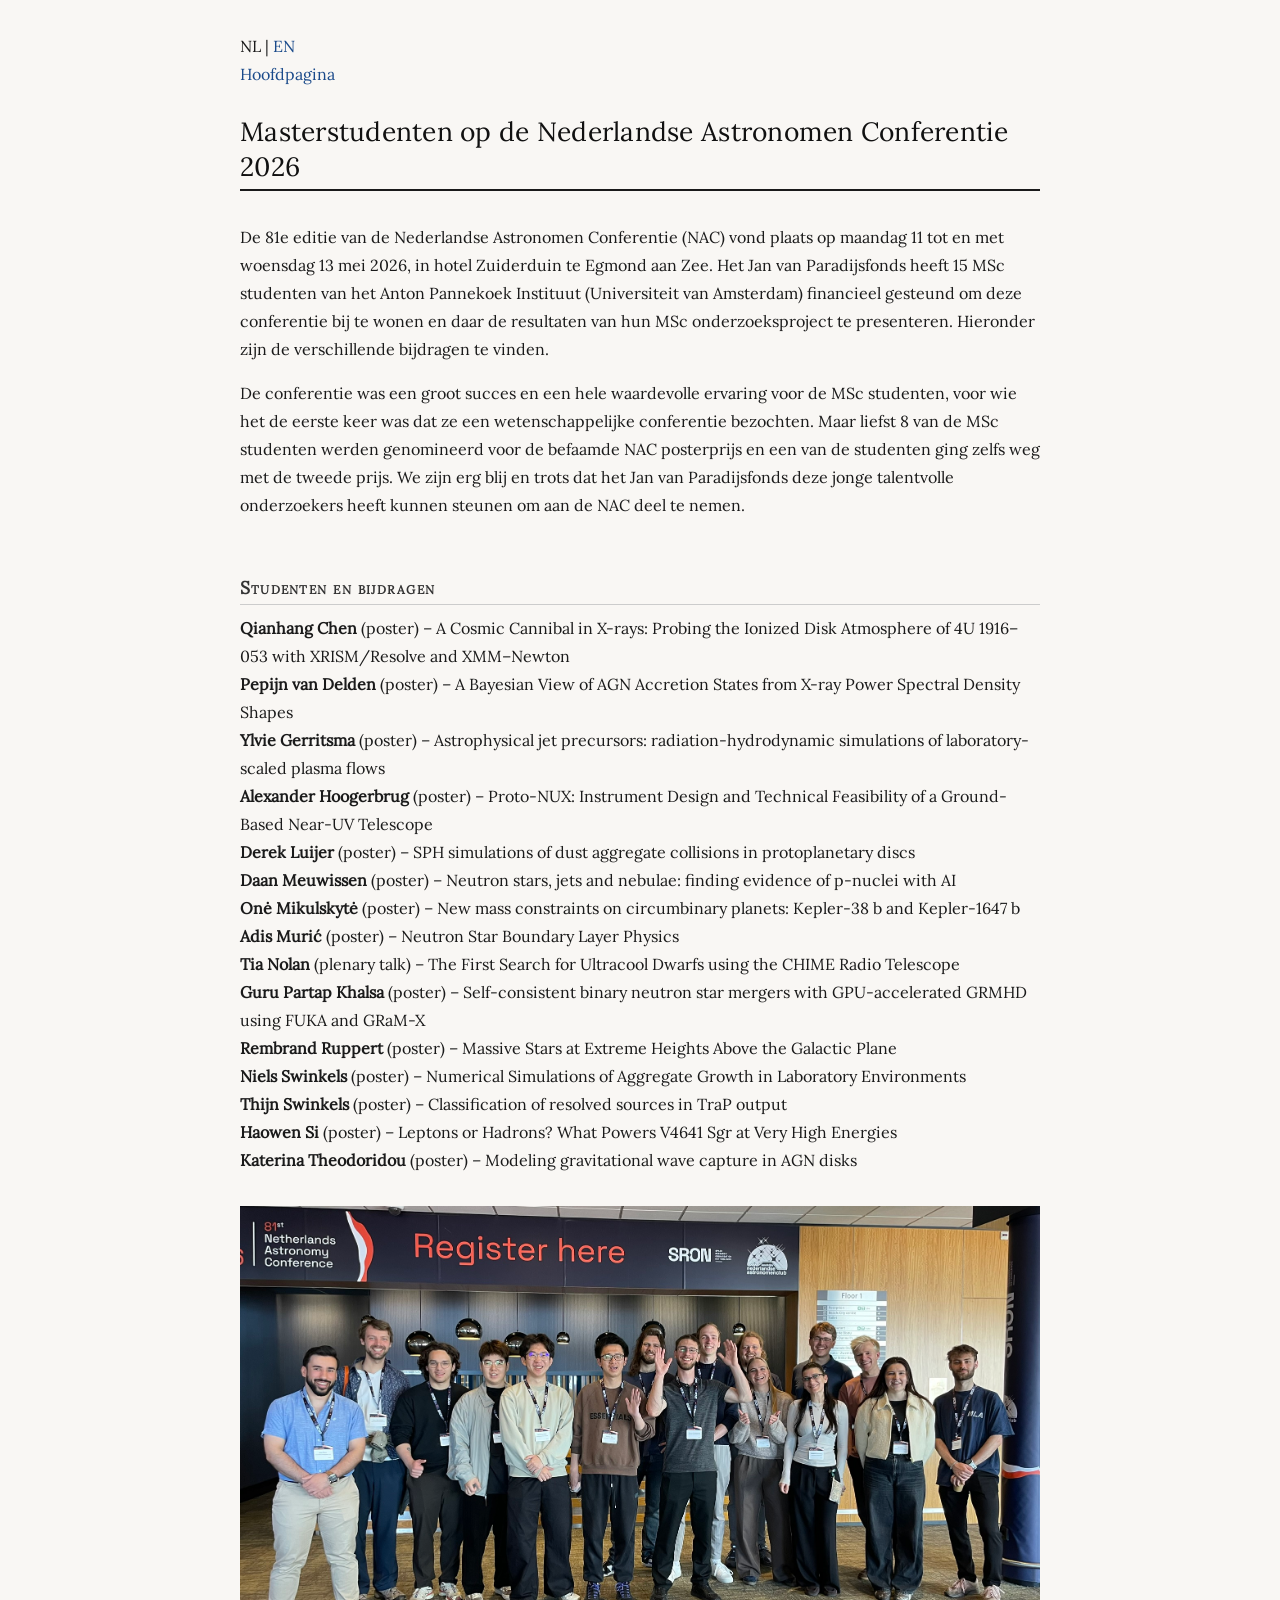
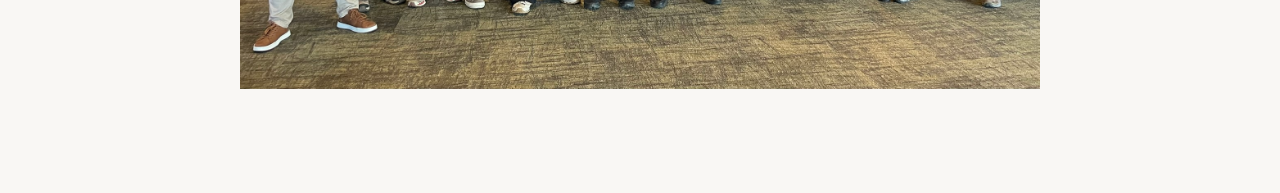
<file: nac2026.html>
<!doctype html>
<html lang="nl">
  <head>
    <meta charset="UTF-8">
    <meta name="viewport" content="width=device-width, initial-scale=1">
    <meta name="description" content="Jan van Paradijs fonds">
    <meta name="keywords" content="Jan van Paradijs fonds, Jan van Paradijs foundation">
    <title>Stichting Het Jan van Paradijs fonds</title>
    <link rel="canonical" href="https://jvpfonds.nl">
    <link rel="icon" href="favicon.ico" type="image/x-icon">
    <link rel="stylesheet" href="index.css">
  </head>
  <body>
    <nav>
      NL | <a href="nac2026-en.html">EN</a><br>
      <a href="index.html">Hoofdpagina</a>
    </nav>

    <article>
      <h1>Masterstudenten op de Nederlandse Astronomen Conferentie 2026</h1>

      <p>De 81e editie van de Nederlandse Astronomen Conferentie (NAC) vond plaats op maandag 11 tot en met woensdag 13 mei 2026, in hotel Zuiderduin te Egmond aan Zee. Het Jan van Paradijsfonds heeft 15 MSc studenten van het Anton Pannekoek Instituut (Universiteit van Amsterdam) financieel gesteund om deze conferentie bij te wonen en daar de resultaten van hun MSc onderzoeksproject te presenteren. Hieronder zijn de verschillende bijdragen te vinden.</p>

      <p>
	De conferentie was een groot succes en een hele waardevolle ervaring voor de MSc studenten, voor wie het de eerste keer was dat ze een wetenschappelijke conferentie bezochten. Maar liefst 8 van de MSc studenten werden genomineerd voor de befaamde NAC posterprijs en een van de studenten ging zelfs weg met de tweede prijs. We zijn erg blij en trots dat het Jan van Paradijsfonds deze jonge talentvolle onderzoekers heeft kunnen steunen om aan de NAC deel te nemen.
      </p>

      <h2>Studenten en bijdragen</h2>

      <dl>
	<dt><span class="name">Qianhang Chen</span><span class="presentation">poster</span></dt>
	<dd>A Cosmic Cannibal in X-rays: Probing the Ionized Disk Atmosphere of 4U 1916–053 with XRISM/Resolve and XMM–Newton</dd>

	<dt><span class="name">Pepijn van Delden</span><span class="presentation">poster</span></dt>
	<dd>A Bayesian View of AGN Accretion States from X-ray Power Spectral Density Shapes</dd>

	<dt><span class="name">Ylvie Gerritsma</span><span class="presentation">poster</span></dt>
	<dd>Astrophysical jet precursors: radiation-hydrodynamic simulations of laboratory-scaled plasma flows</dd>

	<dt><span class="name">Alexander Hoogerbrug</span><span class="presentation">poster</span></dt>
	<dd>Proto-NUX: Instrument Design and Technical Feasibility of a Ground-Based Near-UV Telescope</dd>

	<dt><span class="name">Derek Luijer</span><span class="presentation">poster</span></dt>
	<dd>SPH simulations of dust aggregate collisions in protoplanetary discs</dd>

	<dt><span class="name">Daan Meuwissen</span><span class="presentation">poster</span></dt>
	<dd>Neutron stars, jets and nebulae: finding evidence of p-nuclei with AI</dd>

	<dt><span class="name">Onė Mikulskytė</span><span class="presentation">poster</span></dt>
	<dd>New mass constraints on circumbinary planets: Kepler-38 b and Kepler-1647 b</dd>

	<dt><span class="name">Adis Murić</span><span class="presentation">poster</span></dt>
	<dd>Neutron Star Boundary Layer Physics</dd>

	<dt><span class="name">Tia Nolan</span><span class="presentation">plenary talk</span></dt>
	<dd>The First Search for Ultracool Dwarfs using the CHIME Radio Telescope</dd>

	<dt><span class="name">Guru Partap Khalsa</span><span class="presentation">poster</span></dt>
	<dd>Self-consistent binary neutron star mergers with GPU-accelerated GRMHD using FUKA and GRaM-X</dd>

	<dt><span class="name">Rembrand Ruppert</span><span class="presentation">poster</span></dt>
	<dd>Massive Stars at Extreme Heights Above the Galactic Plane</dd>

	<dt><span class="name">Niels Swinkels</span><span class="presentation">poster</span></dt>
	<dd>Numerical Simulations of Aggregate Growth in Laboratory Environments</dd>

	<dt><span class="name">Thijn Swinkels</span><span class="presentation">poster</span></dt>
	<dd>Classification of resolved sources in TraP output</dd>

	<dt><span class="name">Haowen Si</span><span class="presentation">poster</span></dt>
	<dd>Leptons or Hadrons? What Powers V4641 Sgr at Very High Energies</dd>

	<dt><span class="name">Katerina Theodoridou</span><span class="presentation">poster</span></dt>
	<dd>Modeling gravitational wave capture in AGN disks</dd>
      </dl>

      <img src="nac2026-students.jpg" class="fullwidth">

    </article>

  </body>
</html>
</file>
<file: index.css>
@font-face {
  font-family: "Lora";
  src: url("./fonts/lora/static/Lora-Regular.ttf") format("truetype");
  font-weight: normal;
  font-style: normal;
  font-display: swap;
}

@font-face {
  font-family: "Lora";
  src: url("./fonts/lora/static/Lora-Italic.ttf") format("truetype");
  font-weight: normal;
  font-style: italic;
  font-display: swap;
}

*, *::before, *::after {
  box-sizing: border-box;
  margin: 0;
  padding: 0;
}

html {
  font-size: 1rem;
  scroll-behavior: smooth;
}

body {
  font-family: "Lora", Georgia, serif;
  color: #1a1a1a;
  background: #f9f7f4;
  line-height: 1.75;

  max-width: 1080px;
  margin: 0 auto;
  padding: 2rem 1rem 4rem;
}

main, body > * {
  max-width: 800px;
  margin-left: auto;
  margin-right: auto;
}

h1,
h2,
h3 {
    padding-top: 1em;
    line-height: 1.3em;
}

h1 {
  font-size: 1.65rem;
  font-weight: normal;
  letter-spacing: 0.01em;
  color: #111;
  border-bottom: 2px solid #1a1a1a;
  padding-bottom: 0.4rem;
  margin-bottom: 2rem;
  margin-top: 0;
}

h2 {
  font-size: 1.1rem;
  font-weight: bold;
  font-variant: small-caps;
  letter-spacing: 0.07em;
  color: #333;
  margin-top: 2.5rem;
  margin-bottom: 0.6rem;
  border-bottom: 1px solid #ccc;
  padding-bottom: 0.25rem;
}

p {
  margin-bottom: 1rem;
}


a {
  text-decoration: none;
  color: #33d;
}

a:link {
}

a:visited {
}

a:focus {
}

a:active {
  color: #0ff;
}

a {
  color: #1a4a8a;
  text-decoration: none;
  border-bottom: 1px solid transparent;
}

a:hover {
  border-bottom-color: #1a4a8a;
}


address {
    font-family: Monaco, Courier, monospace;
  font-size: 15px;
  font-style: normal;
  line-height: 1.3em;

  padding-left: 2em;
  margin-top: 2em;
  margin-bottom: 2em;
}

#intro {
  display: flex;
  align-items: flex-start;
  justify-content: space-between;
  gap: 2em;
}

@media (max-width: 600px) {
  #intro {
    flex-direction: column;
  }
}

.nobreak {
  white-space: nowrap;
}

.quoted {
  &::before {
    content: "\201c";
  }
  &::after {
    content: "\201d";
  }
}

.tooltip {
  cursor: pointer;
}


hr {
  border: none;
  border-top: 1px solid #ccc;
  margin: 3rem 0 1.5rem;
}


dl {
    margin: 0;
    padding: 0;
}

dt {
    display: inline;
    font-weight: bold;
}

dt .name {
    font-weight: inherit;
}

dt .presentation {
    font-weight: normal;
}

dt .presentation::before {
    content: " (";
}

dt .presentation::after {
    content: ")";
}

dt::after {
    content: " – ";
    font-weight: normal;
}

dd {
    display: inline;
    margin: 0;
}

dd::after {
    content: "\A";
    white-space: pre;
}

ul, ol {
  padding-left: 1rem;

}

img.fullwidth {
    margin-top: 2em;
    margin-bottom: 2em;
    width: 100%;
}
</file>
<file: jvp.css>
body {
  font-family: Verdana, Helvetica, sans-serif;
  font-size: 18px;
  line-height: 1.5em;
  color: #333;
  background-color: #f9f9f9;

  margin: 0 auto;
  padding: 2em;
  max-width: 1200px;
}

h1,
h2,
h3 {
  padding-top: 1em;
}

a {
  text-decoration: none;
  color: #33d;
}

a:link {
}

a:visited {
}

a:focus {
}

a:hover {
  color: #d00;
}

a:active {
  color: #0ff;
}

address {
  font-family: Monaco, Courier, monospace;
  font-size: 15px;
  font-style: normal;
  line-height: 1.3em;

  padding-left: 2em;
}

#intro {
  display: flex;
  align-items: flex-start;
  justify-content: space-between;
  gap: 2em;
}

@media (max-width: 600px) {
  #intro {
    flex-direction: column;
  }
}

.nobreak {
  white-space: nowrap;
}

.quoted {
  &::before {
    content: "\201c";
  }
  &::after {
    content: "\201d";
  }
}

.tooltip {
  cursor: pointer;
}

hr {
    width: 50%;
    margin-left: 0;
    margin-top: 4rex;
    margin-bottom: 2rex;
}
</file>
